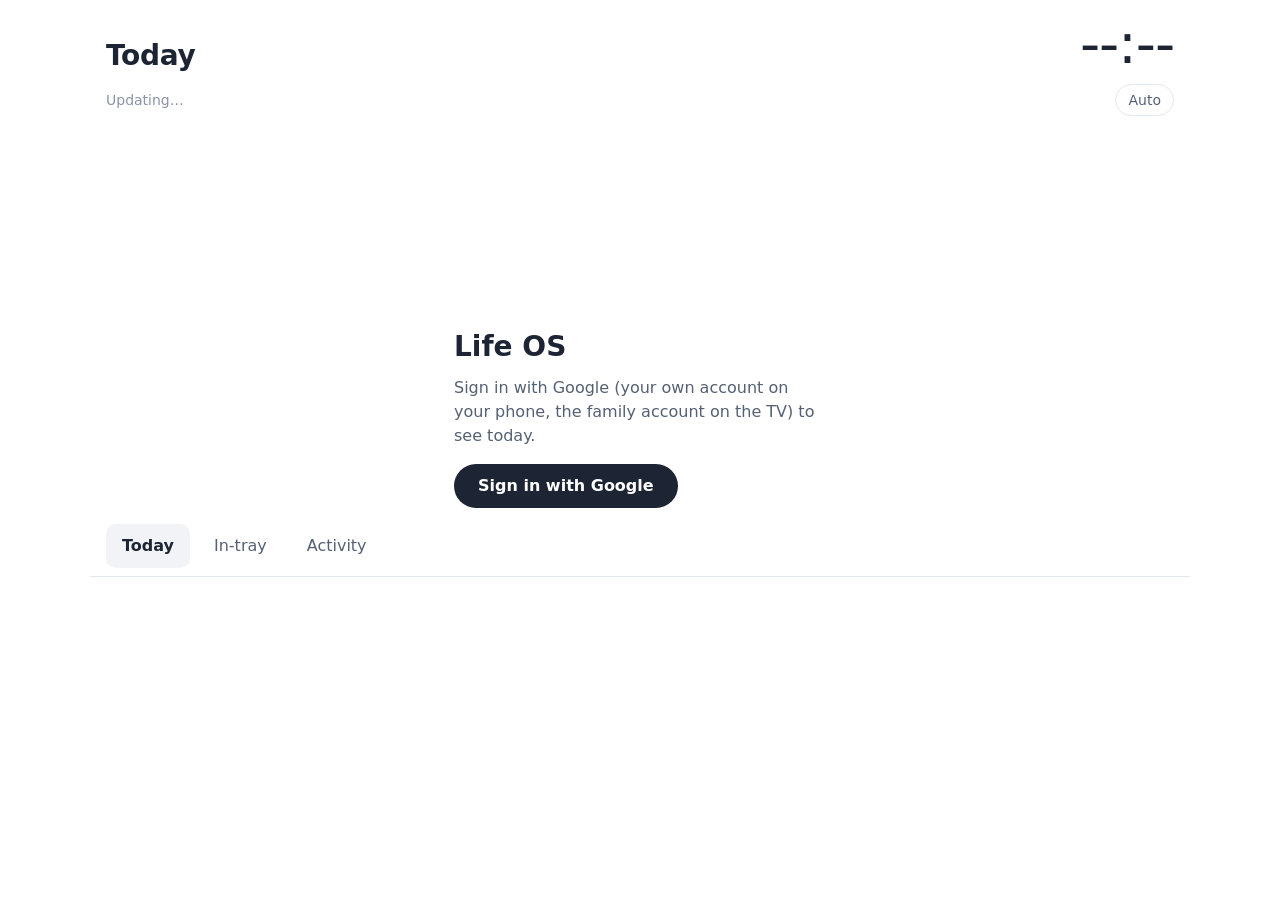
<file: index.html>
<!doctype html>
<html lang="en-GB">
<head>
  <meta charset="utf-8">
  <meta name="viewport" content="width=device-width, initial-scale=1, viewport-fit=cover">
  <meta name="theme-color" content="#ffffff">
  <title>Life OS · Today</title>
  <link rel="icon" href="icons/icon-192.png" type="image/png">
  <link rel="apple-touch-icon" href="icons/apple-180.png">
  <link rel="manifest" href="manifest.webmanifest">
  <link rel="stylesheet" href="styles.css">
  <script src="theme.js"></script>
</head>
<body>
  <header class="top">
    <h1 id="date">Today</h1>
    <div class="clock" id="clock">--:--</div>
    <div class="status"><span id="status">Loading…</span><button id="signout" hidden>Sign out</button></div>
  </header>

  <div class="view-switch" id="view-switch" hidden role="group" aria-label="View"><button data-view="me">Me</button><button data-view="family">Family</button></div>
  <nav class="day-strip" id="day-strip" aria-label="Days"></nav>

  <section class="now-banner" id="now-banner" hidden></section>

  <section class="gate" id="gate" hidden>
    <h2>Life OS</h2>
    <p id="gate-message">Sign in with Google (your own account on your phone, the family account on the TV) to see today.</p>
    <button id="signin">Sign in with Google</button>
  </section>

  <main class="board" id="board"></main>

  <nav class="bottom-nav" aria-label="Life OS"><a class="active" href="index.html" aria-current="page">Today</a><a href="intray.html">In-tray</a><a href="activity.html">Activity</a></nav>

  <script src="config.js"></script>
  <script src="data/calendar.js"></script>
  <script src="app.js"></script>
</body>
</html>
</file>
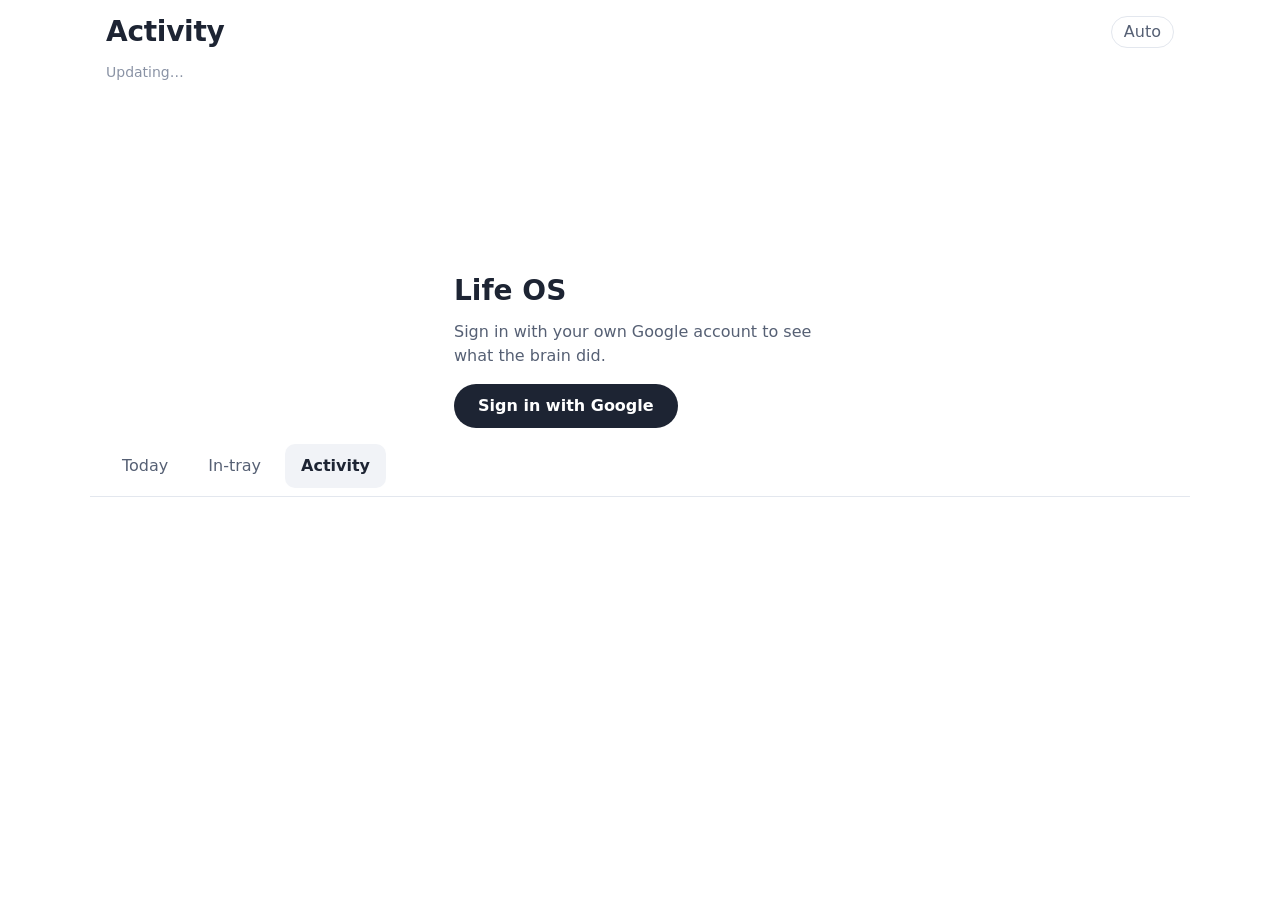
<file: activity.html>
<!doctype html>
<html lang="en-GB">
<head>
  <meta charset="utf-8">
  <meta name="viewport" content="width=device-width, initial-scale=1, viewport-fit=cover">
  <meta name="theme-color" content="#ffffff">
  <title>Life OS · Activity</title>
  <link rel="icon" href="icons/icon-192.png" type="image/png">
  <link rel="apple-touch-icon" href="icons/apple-180.png">
  <link rel="manifest" href="manifest.webmanifest">
  <link rel="stylesheet" href="styles.css">
  <script src="theme.js"></script>
</head>
<body>
  <header class="top">
    <h1>Activity</h1>
    <div class="status"><span id="status">Loading…</span><span id="mode"></span></div>
  </header>

  <section class="gate" id="gate" hidden>
    <h2>Life OS</h2>
    <p id="gate-message">Sign in with your own Google account to see what the brain did.</p>
    <button id="signin">Sign in with Google</button>
  </section>

  <main id="main">
    <div class="stack" id="list" aria-live="polite"></div>
    <p class="hint">Undo puts things back exactly as they were.</p>
  </main>

  <nav class="bottom-nav" aria-label="Life OS"><a href="index.html">Today</a><a href="intray.html">In-tray</a><a class="active" href="activity.html" aria-current="page">Activity</a></nav>

  <script src="config.js"></script>
  <script src="data/calendar.js"></script>
  <script src="data/activity.js"></script>
  <script src="activity.js"></script>
</body>
</html>
</file>
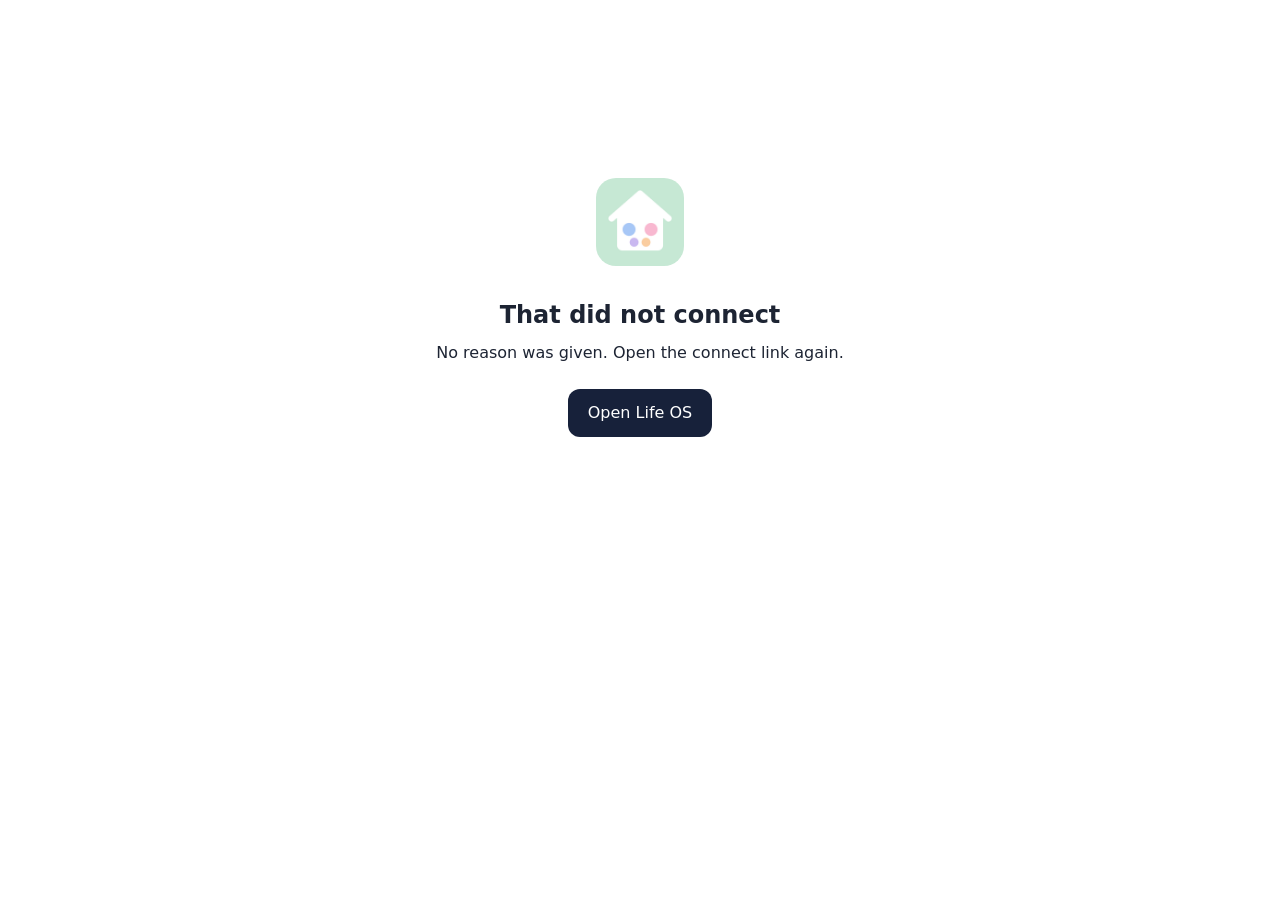
<file: connected.html>
<!doctype html>
<html lang="en-GB">
<head>
<meta charset="utf-8">
<meta name="viewport" content="width=device-width, initial-scale=1">
<title>Life OS</title>
<link rel="icon" href="icons/icon-192.png">
<link rel="stylesheet" href="styles.css">
<style>main{max-width:30em;margin:18vh auto 0;padding:0 24px;text-align:center}main img{width:88px;height:88px;border-radius:20px}h1{font-size:1.5rem;margin:24px 0 8px}p{margin:0 0 24px;line-height:1.5}a.go{display:inline-block;padding:12px 20px;border-radius:12px;background:#17213A;color:#fff;text-decoration:none}</style>
</head>
<body>
<main>
  <img src="icons/icon-192.png" alt="">
  <h1 id="h">One moment</h1>
  <p id="p"></p>
  <a class="go" href="./">Open Life OS</a>
</main>
<script>
(function () {
  var q = new URLSearchParams(location.hash.slice(1)), h = document.getElementById("h"), p = document.getElementById("p");
  if (q.get("outlook")) {
    h.textContent = "Outlook connected";
    p.textContent = q.get("outlook") + " will now be checked every few minutes. Anything that needs doing lands in the in-tray of " + q.get("owner") + ". Life OS only reads; it never sends, moves or deletes email.";
  } else {
    h.textContent = "That did not connect";
    p.textContent = q.get("error") || "No reason was given. Open the connect link again.";
  }
  history.replaceState(null, "", location.pathname);
})();
</script>
</body>
</html>
</file>
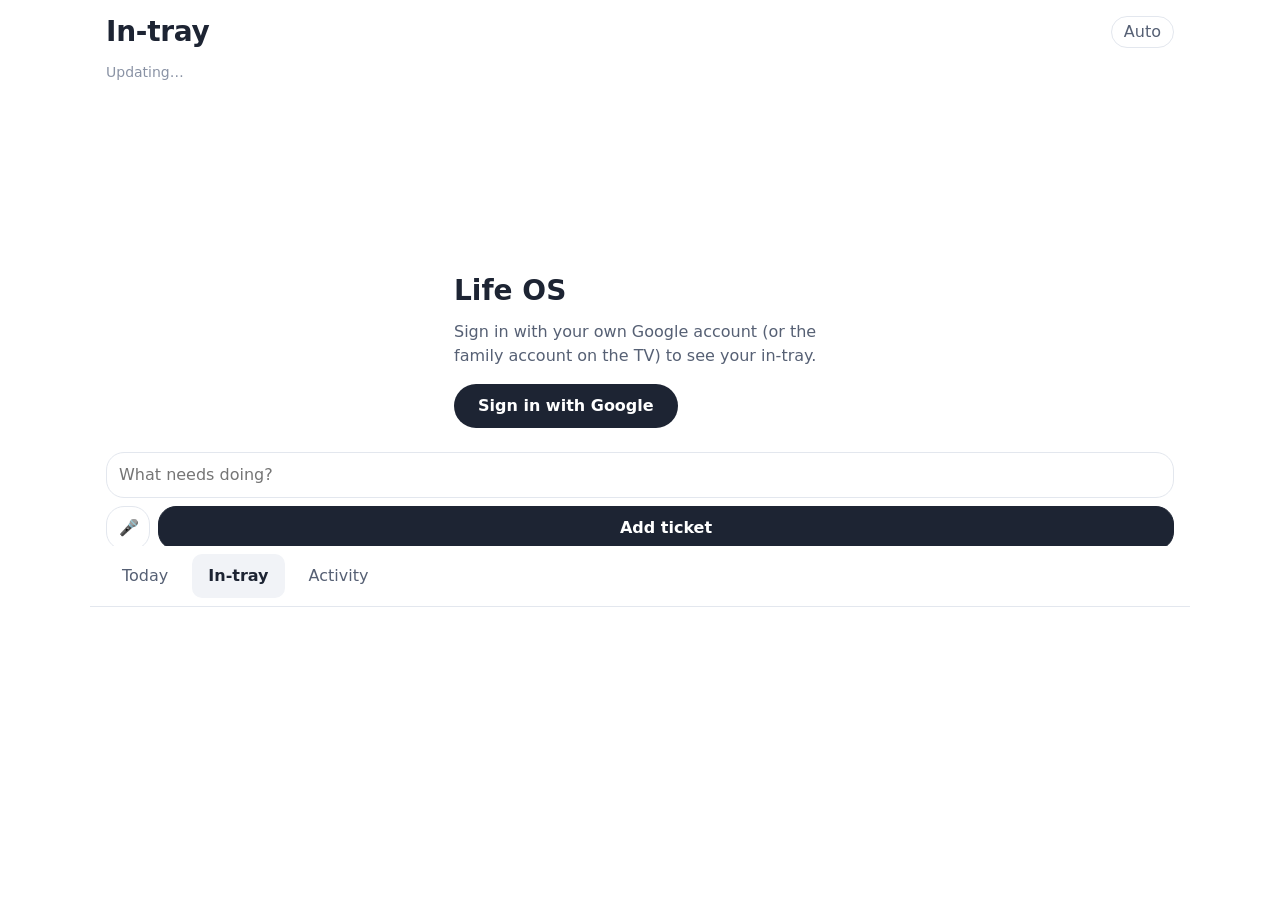
<file: intray.html>
<!doctype html>
<html lang="en-GB">
<head>
  <meta charset="utf-8">
  <meta name="viewport" content="width=device-width, initial-scale=1, viewport-fit=cover">
  <meta name="theme-color" content="#ffffff">
  <title>Life OS · In-tray</title>
  <link rel="icon" href="icons/icon-192.png" type="image/png">
  <link rel="apple-touch-icon" href="icons/apple-180.png">
  <link rel="manifest" href="manifest.webmanifest">
  <link rel="stylesheet" href="styles.css">
  <script src="theme.js"></script>
</head>
<body>
  <header class="top">
    <h1 id="heading">In-tray</h1>
    <div class="status"><span id="status">Loading…</span><span id="count"></span></div>
  </header>

  <section class="gate" id="gate" hidden>
    <h2>Life OS</h2>
    <p id="gate-message">Sign in with your own Google account (or the family account on the TV) to see your in-tray.</p>
    <button id="signin">Sign in with Google</button>
  </section>

  <main id="main">
    <div class="stack" id="list" aria-live="polite"></div>
    <details class="hint"><summary>How to add a ticket</summary><p>Say or type the task, then any of: a priority (urgent, high, medium, low), an area (home, money, health, family, career, growth, fun), a time (30 min, 2 hours), or "blocked: reason". "Remind me to…" on any Google device lands here too. Ticking a ticket marks it done; nothing is deleted.</p></details>
  </main>

  <form class="add" id="add-form">
    <label for="add-input" class="sr-only">New ticket</label>
    <textarea id="add-input" rows="1" placeholder="What needs doing?" autocomplete="off" enterkeyhint="done"></textarea>
    <button type="button" id="mic" aria-label="Say it instead">🎤</button>
    <button type="submit" class="go">Add ticket</button>
  </form>
  <div class="preview" id="preview" aria-live="polite"></div>
  <nav class="bottom-nav" aria-label="Life OS"><a href="index.html">Today</a><a class="active" href="intray.html" aria-current="page">In-tray</a><a href="activity.html">Activity</a></nav>

  <script src="config.js"></script>
  <script src="data/calendar.js"></script>
  <script src="data/tasks.js"></script>
  <script src="intray.js"></script>
</body>
</html>
</file>
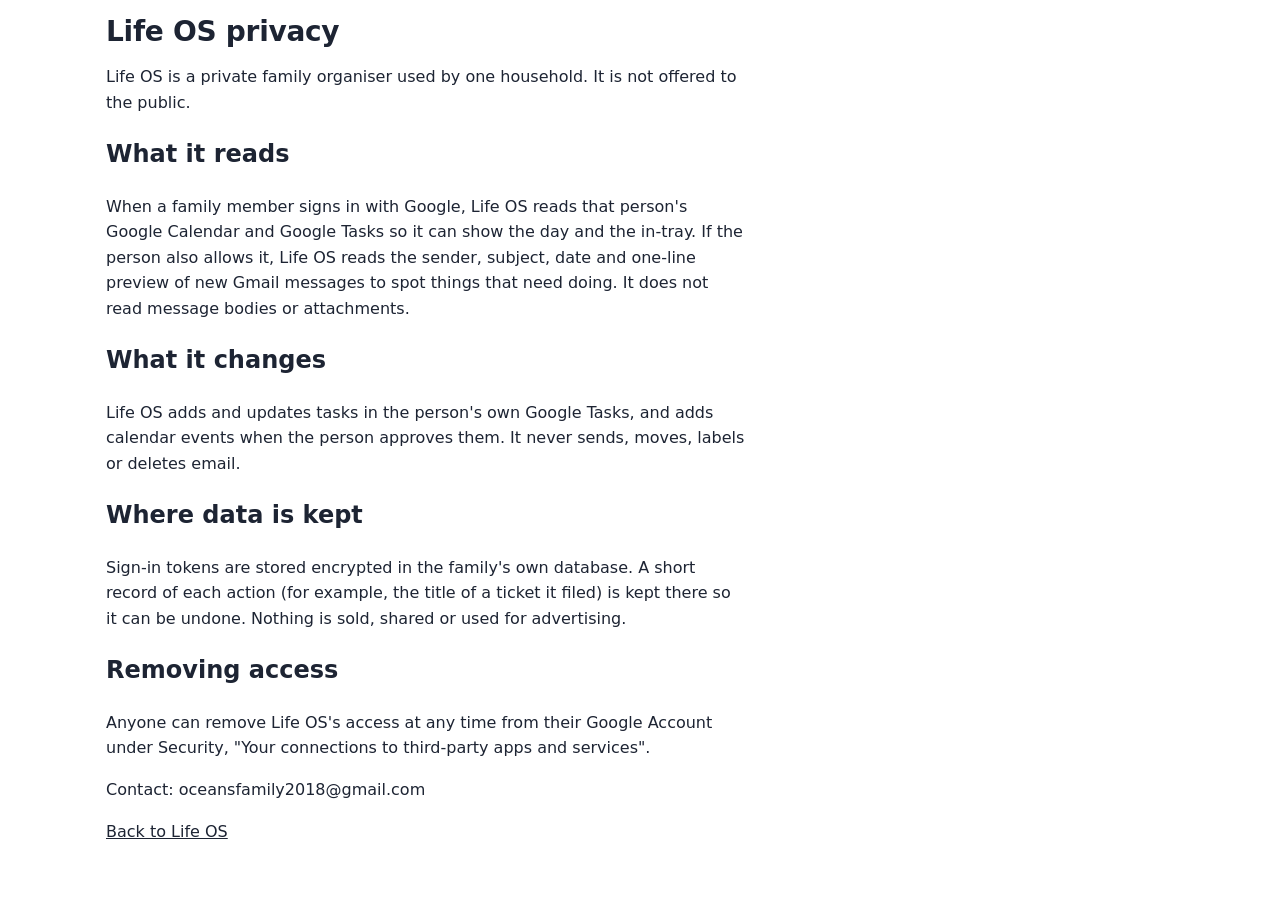
<file: privacy.html>
<!doctype html>
<html lang="en-GB">
<head>
<meta charset="utf-8">
<meta name="viewport" content="width=device-width, initial-scale=1">
<title>Life OS · Privacy</title>
  <link rel="icon" href="icons/icon-192.png" type="image/png">
  <link rel="apple-touch-icon" href="icons/apple-180.png">
<link rel="stylesheet" href="styles.css">
</head>
<body>
<header class="top"><h1>Life OS privacy</h1></header>
<main style="max-width: 640px; line-height: 1.6;">
<p>Life OS is a private family organiser used by one household. It is not offered to the public.</p>
<h2>What it reads</h2>
<p>When a family member signs in with Google, Life OS reads that person's Google Calendar and Google Tasks so it can show the day and the in-tray. If the person also allows it, Life OS reads the sender, subject, date and one-line preview of new Gmail messages to spot things that need doing. It does not read message bodies or attachments.</p>
<h2>What it changes</h2>
<p>Life OS adds and updates tasks in the person's own Google Tasks, and adds calendar events when the person approves them. It never sends, moves, labels or deletes email.</p>
<h2>Where data is kept</h2>
<p>Sign-in tokens are stored encrypted in the family's own database. A short record of each action (for example, the title of a ticket it filed) is kept there so it can be undone. Nothing is sold, shared or used for advertising.</p>
<h2>Removing access</h2>
<p>Anyone can remove Life OS's access at any time from their Google Account under Security, "Your connections to third-party apps and services".</p>
<p>Contact: oceansfamily2018@gmail.com</p>
<p><a href="./">Back to Life OS</a></p>
</main>
</body>
</html>
</file>
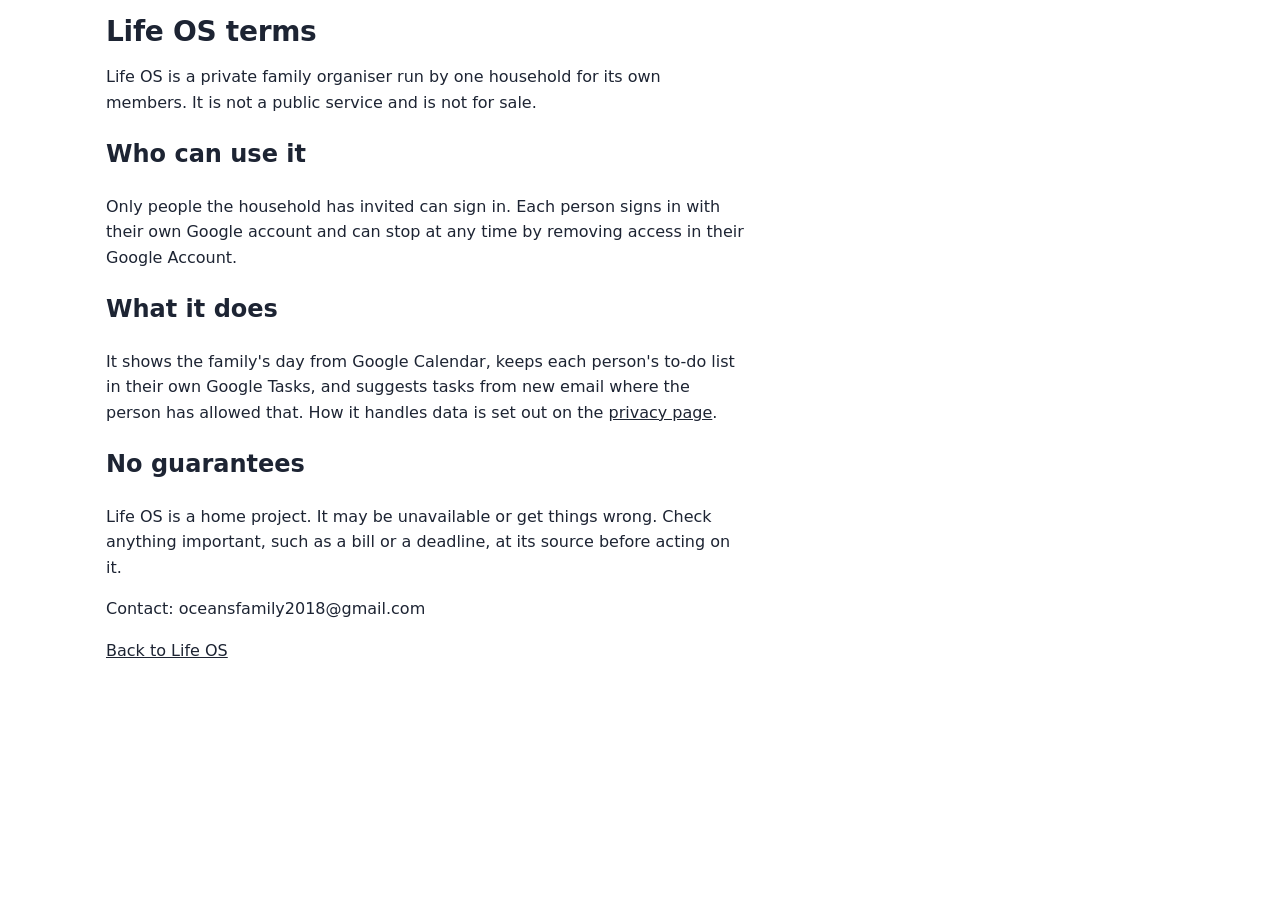
<file: terms.html>
<!doctype html>
<html lang="en-GB">
<head>
<meta charset="utf-8">
<meta name="viewport" content="width=device-width, initial-scale=1">
<title>Life OS · Terms</title>
  <link rel="icon" href="icons/icon-192.png" type="image/png">
  <link rel="apple-touch-icon" href="icons/apple-180.png">
<link rel="stylesheet" href="styles.css">
</head>
<body>
<header class="top"><h1>Life OS terms</h1></header>
<main style="max-width: 640px; line-height: 1.6;">
<p>Life OS is a private family organiser run by one household for its own members. It is not a public service and is not for sale.</p>
<h2>Who can use it</h2>
<p>Only people the household has invited can sign in. Each person signs in with their own Google account and can stop at any time by removing access in their Google Account.</p>
<h2>What it does</h2>
<p>It shows the family's day from Google Calendar, keeps each person's to-do list in their own Google Tasks, and suggests tasks from new email where the person has allowed that. How it handles data is set out on the <a href="privacy.html">privacy page</a>.</p>
<h2>No guarantees</h2>
<p>Life OS is a home project. It may be unavailable or get things wrong. Check anything important, such as a bill or a deadline, at its source before acting on it.</p>
<p>Contact: oceansfamily2018@gmail.com</p>
<p><a href="./">Back to Life OS</a></p>
</main>
</body>
</html>
</file>
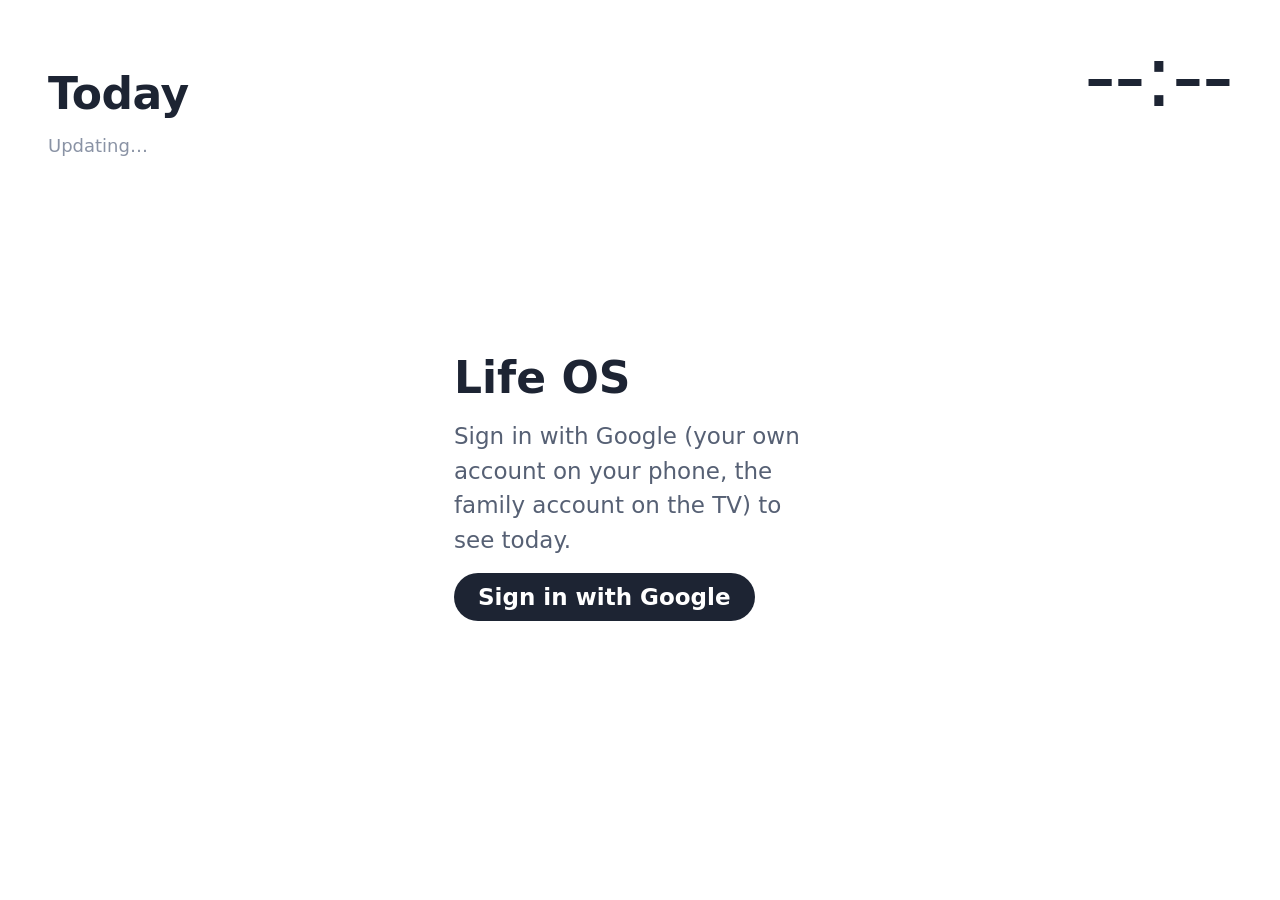
<file: tv.html>
<!doctype html>
<html lang="en-GB">
<head>
  <meta charset="utf-8">
  <meta name="viewport" content="width=device-width, initial-scale=1">
  <meta name="theme-color" content="#ffffff">
  <title>Life OS · TV</title>
  <link rel="icon" href="icons/icon-192.png" type="image/png">
  <link rel="apple-touch-icon" href="icons/apple-180.png">
  <link rel="stylesheet" href="styles.css">
  <script src="theme.js"></script>
</head>
<body class="tv">
  <header class="top">
    <h1 id="date">Today</h1>
    <div class="clock" id="clock">--:--</div>
    <div class="status"><span id="status">Loading…</span><button id="signout" hidden>Sign out</button></div>
  </header>
  <nav class="day-strip" id="day-strip" hidden></nav>
  <section class="now-banner" id="now-banner" hidden></section>
  <section class="gate" id="gate" hidden>
    <h2>Life OS</h2>
    <p id="gate-message">Sign in with Google (your own account on your phone, the family account on the TV) to see today.</p>
    <button id="signin">Sign in with Google</button>
  </section>
  <main class="board" id="board"></main>
  <script src="config.js"></script>
  <script src="data/calendar.js"></script>
  <script src="app.js"></script>
</body>
</html>
</file>
<file: styles.css>
/* Life OS · UI pass 1 (26 Nov 2026), against claude/world-class-product-design.md
   One type scale, 8px grid, light + dark, person colours, amber = time. */

:root {
  --space-1: 4px; --space-2: 8px; --space-3: 12px; --space-4: 16px;
  --space-5: 24px; --space-6: 32px; --space-7: 48px;
  --radius: 18px; --radius-sm: 10px; --radius-pill: 999px;
  --tap: 44px;
  --fs-caption: 14px; --fs-body: 16px; --fs-h3: 18px; --fs-h1: 28px;
  --fs-clock: clamp(40px, 10vw, 56px);

  /* person colours (strong, for edges) and their pastel tints (card backgrounds) */
  --dad: #5B8DEF; --mum: #EF7FA8; --kini: #9B7BE8; --pooks: #F2A154; --family: #4DBD86;
  --time: #FFD466; --time-ink: #3A2B00;
  --ok: #2FA86E; --warn: #C97A00; --err: #D64545; --focus: #3E7BFA;

  color-scheme: light;
  --bg: #FFFFFF; --surface: #FFFFFF; --surface-2: #F1F3F7; --ink: #1D2433; --ink-2: #566074; --ink-3: #8A93A5; --line: #E3E7EE;
  --t-urgent: #FFE4E1; --t-high: #FFF2CC; --t-dad: #E3EEFF; --t-mum: #FFE6EF; --t-kini: #EEE7FF; --t-pooks: #FFEEDB; --t-family: #E2F6EA; --clock: #1D2433;
}
@media (prefers-color-scheme: dark) {
  :root:not([data-theme="light"]) { color-scheme: dark; --bg: #151922; --surface: #1E2430; --surface-2: #2A3140; --ink: #F1F3F7; --ink-2: #B3BBC9; --ink-3: #7F899B; --line: #343C4C;
    --t-urgent: #4A2424; --t-high: #453A16; --t-dad: #22324F; --t-mum: #4A2536; --t-kini: #33294F; --t-pooks: #4A3520; --t-family: #1F3D2E; --clock: #F6C04A; }
}
:root[data-theme="dark"] { color-scheme: dark; --bg: #151922; --surface: #1E2430; --surface-2: #2A3140; --ink: #F1F3F7; --ink-2: #B3BBC9; --ink-3: #7F899B; --line: #343C4C;
    --t-urgent: #4A2424; --t-high: #453A16; --t-dad: #22324F; --t-mum: #4A2536; --t-kini: #33294F; --t-pooks: #4A3520; --t-family: #1F3D2E; --clock: #F6C04A; }

* { box-sizing: border-box; }
[hidden] { display: none !important; }
.sr-only { position: absolute; width: 1px; height: 1px; overflow: hidden; clip: rect(0 0 0 0); white-space: nowrap; }
html { -webkit-text-size-adjust: 100%; }
body {
  margin: 0; background: var(--bg); color: var(--ink);
  font: var(--fs-body)/1.5 ui-rounded, "SF Pro Rounded", system-ui, -apple-system, "Segoe UI", Roboto, "Helvetica Neue", sans-serif;
  font-variant-numeric: tabular-nums;
  padding: var(--space-4) var(--space-4) calc(var(--space-7) + var(--space-6) + env(safe-area-inset-bottom));
  max-width: 1100px; margin-inline: auto;
}
a { color: inherit; }
button, textarea { font: inherit; }
button { cursor: pointer; }
:focus-visible { outline: 3px solid var(--focus); outline-offset: 2px; border-radius: var(--radius-sm); }
@media (prefers-reduced-motion: reduce) { *, *::before, *::after { animation: none !important; transition: none !important; } }

/* Header: date and the clock. The clock is the one loud thing. */
.top { display: grid; grid-template-columns: 1fr auto; align-items: end; gap: var(--space-3); margin-bottom: var(--space-4); }
.top h1 { margin: 0; font-size: var(--fs-h1); font-weight: 650; letter-spacing: -0.01em; line-height: 1.15; }
.top .clock { font-size: var(--fs-clock); font-weight: 300; line-height: 1; color: var(--clock); letter-spacing: -0.02em; }
.top .status { grid-column: 1 / -1; display: flex; justify-content: space-between; align-items: center; gap: var(--space-3); color: var(--ink-3); font-size: var(--fs-caption); min-height: 24px; }
.top .status button { min-height: 32px; background: none; border: 1px solid var(--line); color: var(--ink-2); border-radius: var(--radius-pill); padding: 0 var(--space-3); }
.tabs { display: none; } /* top tabs replaced by the bottom bar */

/* Day strip */
.day-strip { display: flex; gap: var(--space-2); overflow-x: auto; padding-bottom: var(--space-2); margin-bottom: var(--space-3); scrollbar-width: none; }
.day-strip::-webkit-scrollbar { display: none; }
.day-strip button { flex: 0 0 auto; min-height: 36px; background: var(--surface); color: var(--ink-2); border: 1px solid var(--line); border-radius: var(--radius-pill); padding: 0 var(--space-4); }
.day-strip button.active { background: var(--ink); color: var(--bg); border-color: var(--ink); font-weight: 600; }

/* Now / next */
.now-banner { display: grid; gap: var(--space-2); background: var(--surface-2); border-left: 4px solid var(--time); border-radius: var(--radius); padding: var(--space-4); margin-bottom: var(--space-4); }
.now-banner .label { display: block; font-size: var(--fs-caption); color: var(--ink-3); margin-bottom: 2px; }
.now-banner .now { font-size: var(--fs-h3); font-weight: 600; }
.now-banner .next { color: var(--ink-2); }
.now-banner .when { color: var(--ink-3); }

/* Person cards: pastel, tap to open on the phone */
.board { display: grid; grid-template-columns: repeat(auto-fit, minmax(300px, 1fr)); gap: var(--space-3); align-items: start; }
.card { background: var(--t-family); border-radius: var(--radius); padding: 0 var(--space-4); }
.card.person-dad { background: var(--t-dad); } .card.person-mum { background: var(--t-mum); }
.card.person-kini { background: var(--t-kini); } .card.person-pooks { background: var(--t-pooks); }
.card-head { display: grid; grid-template-columns: auto 1fr auto auto; align-items: center; gap: var(--space-3); width: 100%; min-height: 72px; padding: var(--space-3) 0; background: none; border: 0; color: inherit; font: inherit; text-align: left; }
.card-head .name { display: block; font-size: var(--fs-h3); font-weight: 700; line-height: 1.2; }
.card-head .summary { display: block; color: var(--ink-2); font-size: var(--fs-caption); line-height: 1.35; margin-top: 2px; }
.card-head .count { color: var(--ink-2); font-size: var(--fs-caption); white-space: nowrap; }
.chev { width: 10px; height: 10px; border-right: 2px solid var(--ink-2); border-bottom: 2px solid var(--ink-2); transform: rotate(45deg); margin: 0 4px 4px 0; transition: transform 150ms ease-out; }
.card.open .chev { transform: rotate(-135deg); margin: 4px 4px 0 0; }
.card ul { list-style: none; margin: 0; padding: 0 0 var(--space-2); }
.card.open .card-head { border-bottom: 1px solid color-mix(in srgb, var(--ink) 12%, transparent); }
/* Avatars */
.av { display: inline-grid; place-items: center; width: 26px; height: 26px; border-radius: 50%; background: var(--surface); font-size: 15px; line-height: 1; box-shadow: 0 0 0 2px var(--family); }
.av-dad { box-shadow: 0 0 0 2px var(--dad); } .av-mum { box-shadow: 0 0 0 2px var(--mum); } .av-kini { box-shadow: 0 0 0 2px var(--kini); } .av-pooks { box-shadow: 0 0 0 2px var(--pooks); }
.av-lg { width: 44px; height: 44px; font-size: 26px; }
.who { display: inline-flex; gap: 6px; padding-left: var(--space-2); }
/* Event rows: one size, two inks. Past is muted; the current one is bold with a "Now" badge. */
.ev { display: grid; grid-template-columns: 6.25rem 1fr auto; column-gap: var(--space-3); padding: var(--space-3) 0; border-top: 1px solid color-mix(in srgb, var(--ink) 10%, transparent); align-items: baseline; }
.ev:first-child { border-top: 0; }
.ev .time { color: var(--ink-2); font-size: var(--fs-caption); white-space: nowrap; }
.ev .what { display: block; min-width: 0; }
.ev .title { display: block; color: var(--ink); line-height: 1.35; }
.ev .sup { display: block; color: var(--ink-2); font-size: var(--fs-caption); line-height: 1.4; margin-top: 2px; }
.ev.done .title, .ev.done .time, .ev.done .sup { color: var(--ink-3); }
.ev.now .title { font-weight: 650; }
.badge { display: inline-block; font-size: 12px; font-weight: 650; line-height: 1; padding: 3px 7px; border-radius: var(--radius-pill); background: var(--time); color: var(--time-ink); vertical-align: 2px; margin-left: 4px; }
.empty { color: var(--ink-3); padding: var(--space-2) 0; }

/* Sign-in gate */
.gate { max-width: 420px; margin: 18vh auto 0; text-align: left; background: var(--surface); border-radius: var(--radius); padding: var(--space-5); }
.gate h2 { margin: 0 0 var(--space-2); font-size: var(--fs-h1); }
.gate p { color: var(--ink-2); margin: 0 0 var(--space-4); }
.gate button, .btn-primary { min-height: var(--tap); background: var(--time); color: var(--time-ink); border: 0; border-radius: var(--radius-pill); padding: 0 var(--space-5); font-weight: 650; }

/* Bottom bar: navigation in the thumb zone */
.bottom-nav {
  position: fixed; left: 0; right: 0; bottom: 0; z-index: 10;
  display: grid; grid-template-columns: 1fr 1fr 1fr; gap: var(--space-2);
  padding: var(--space-2) var(--space-4) calc(var(--space-2) + env(safe-area-inset-bottom));
  background: var(--surface); border-top: 1px solid var(--line);
}
.bottom-nav a { display: flex; align-items: center; justify-content: center; min-height: var(--tap); text-decoration: none; color: var(--ink-2); border-radius: var(--radius-sm); font-weight: 500; }
.bottom-nav a.active { color: var(--ink); background: var(--surface-2); font-weight: 650; }
@media (min-width: 768px) {
  .bottom-nav { position: sticky; top: 0; bottom: auto; grid-template-columns: auto auto auto; justify-content: start; border-top: 0; border-bottom: 1px solid var(--line); margin: calc(-1 * var(--space-4)) calc(-1 * var(--space-4)) var(--space-4); padding: var(--space-2) var(--space-4); background: var(--bg); }
  .bottom-nav a { padding: 0 var(--space-4); }
  body { padding-bottom: var(--space-6); }
}

/* In-tray: capture bar pinned above the nav on the phone */
.add {
  position: fixed; left: 0; right: 0; bottom: calc(var(--tap) + var(--space-4) + env(safe-area-inset-bottom)); z-index: 9;
  display: grid; grid-template-columns: 1fr var(--tap) auto; gap: var(--space-2); align-items: end;
  padding: var(--space-2) var(--space-4); background: var(--bg); border-top: 1px solid var(--line);
}
.add textarea { resize: none; min-height: var(--tap); max-height: 30vh; background: var(--surface); color: var(--ink); border: 1px solid var(--line); border-radius: var(--radius); padding: 10px var(--space-3); }
.add textarea:focus { border-color: var(--focus); }
.add button { min-height: var(--tap); min-width: var(--tap); border: 1px solid var(--line); background: var(--surface); color: var(--ink); border-radius: var(--radius); padding: 0 var(--space-3); }
.add button.go { background: var(--time); color: var(--time-ink); border-color: var(--time); font-weight: 650; padding: 0 var(--space-4); }
.add button.listening { background: var(--err); border-color: var(--err); color: #fff; animation: pulse 1s infinite; }
@keyframes pulse { 50% { opacity: 0.6; } }
.preview { position: fixed; left: var(--space-4); right: var(--space-4); bottom: calc(var(--tap) * 2 + var(--space-5) + var(--space-2) + env(safe-area-inset-bottom)); z-index: 9; color: var(--ink-2); font-size: var(--fs-caption); background: var(--surface-2); border-radius: var(--radius-sm); padding: var(--space-1) var(--space-3); }
.preview:empty { display: none; }
@media (min-width: 768px) {
  .add { position: static; border: 0; padding: 0; margin-bottom: var(--space-3); }
  .preview { position: static; margin-bottom: var(--space-3); }
}

.tickets { list-style: none; margin: 0; padding: 0; display: grid; gap: var(--space-2); }
.ticket { display: grid; grid-template-columns: var(--tap) 1fr; gap: var(--space-3); align-items: start; background: var(--surface); border-left: 4px solid var(--line); border-radius: var(--radius); padding: var(--space-3) var(--space-3) var(--space-3) var(--space-2); }
.ticket.p-urgent { border-left-color: var(--err); }
.ticket.p-high { border-left-color: var(--time); }
.ticket.p-medium { border-left-color: var(--dad); }
.ticket.p-low { border-left-color: var(--ink-3); }
.ticket.gone { opacity: 0.3; }
.ticket .done { width: var(--tap); height: var(--tap); border-radius: 50%; border: 2px solid var(--line); background: transparent; color: transparent; }
.ticket .done:hover, .ticket .done:focus-visible { border-color: var(--ok); color: var(--ok); }
.ticket .title { font-weight: 550; line-height: 1.35; padding-top: 10px; }
.ticket .meta { display: flex; flex-wrap: wrap; gap: var(--space-1) var(--space-2); margin-top: var(--space-1); font-size: var(--fs-caption); color: var(--ink-2); }
.pill { padding: 1px var(--space-2); border-radius: var(--radius-pill); background: var(--surface-2); }
.pill.pr { color: var(--ink); font-weight: 600; text-transform: capitalize; }
.pill.pr.unset { font-weight: 400; color: var(--ink-3); }
.pill.big { color: var(--warn); }
.pill.blocked { color: var(--err); }
.hint { color: var(--ink-3); font-size: var(--fs-caption); margin-top: var(--space-5); }

/* Empty and cleared states */
.state { background: var(--surface); border-radius: var(--radius); padding: var(--space-5); }
.state h3 { margin: 0 0 var(--space-1); font-size: var(--fs-h3); }
.state p { margin: 0; color: var(--ink-2); }

/* TV: same system, bigger, five columns, no chrome, no scrolling */
body.tv { max-width: none; padding: var(--space-6) var(--space-7); overflow: hidden; --fs-body: 23px; --fs-caption: 18px; --fs-h3: 28px; --fs-h1: 44px; --fs-clock: 88px; --tap: 48px; }
body.tv .day-strip, body.tv .bottom-nav, body.tv .top .status button { display: none; }
body.tv .board { grid-template-columns: repeat(5, 1fr); align-items: start; gap: var(--space-4); }
body.tv .card { padding: var(--space-5); }
body.tv .ev { grid-template-columns: 1fr; row-gap: 2px; padding: var(--space-2) 0; }
body.tv .ev.done { display: none; } /* the TV shows what is left of the day */
body.tv .now-banner { grid-template-columns: 1fr 1fr; padding: var(--space-3) var(--space-5); }
body.tv .badge { font-size: 16px; }
@media (max-width: 1400px) { body.tv .board { grid-template-columns: repeat(3, 1fr); } }

/* Me / Family switch */
.view-switch { display: inline-flex; background: var(--surface); border: 1px solid var(--line); border-radius: var(--radius-pill); padding: 3px; margin-bottom: var(--space-3); }
.view-switch button { min-height: 36px; min-width: 88px; border: 0; background: transparent; color: var(--ink-2); border-radius: var(--radius-pill); padding: 0 var(--space-4); font-weight: 500; }
.view-switch button.active { background: var(--ink); color: var(--bg); font-weight: 650; }

.theme-toggle { margin-left: var(--space-2); }
.top .status { flex-wrap: wrap; }
body.tv .ev { grid-template-columns: 1fr auto; }
body.tv .ev .time { grid-column: 1 / -1; }
body.tv .card-head { min-height: 0; }
body.tv .card-head .summary { display: none; }

/* Shared list pattern for In-tray and Activity (same row rhythm as Today) */
.stack { display: grid; gap: var(--space-3); }
.top > .theme-toggle { grid-column: 2; grid-row: 1; justify-self: end; align-self: center; min-height: 32px; background: none; border: 1px solid var(--line); color: var(--ink-2); border-radius: var(--radius-pill); padding: 0 var(--space-3); margin: 0; }
.card.tone-urgent { background: var(--t-urgent); } .card.tone-high { background: var(--t-high); }
.card.tone-medium { background: var(--t-dad); } .card.tone-low, .card.tone-sort { background: var(--surface-2); }
.card[class*="tone-"] .card-head { min-height: 52px; grid-template-columns: 1fr auto; border-bottom: 1px solid color-mix(in srgb, var(--ink) 12%, transparent); }
.tk { display: grid; grid-template-columns: auto 1fr auto; column-gap: var(--space-3); align-items: start; padding: var(--space-3) 0; border-top: 1px solid color-mix(in srgb, var(--ink) 10%, transparent); }
.tk:first-child { border-top: 0; }
.tk.gone, .tk.done { opacity: 0.45; }
.tk .what { min-width: 0; cursor: default; }
.tk .what[role="button"] { cursor: pointer; }
.tk .title { display: block; line-height: 1.35; }
.tk .sup { display: block; color: var(--ink-2); font-size: var(--fs-caption); line-height: 1.4; margin-top: 2px; }
.tk .sup.blocked { color: var(--err); }
.tk .sup.notes { margin-top: var(--space-2); white-space: normal; overflow-wrap: anywhere; }
.tk .sup a { color: var(--ink); font-weight: 600; }
.tk .done { width: 28px; height: 28px; margin: 8px; border-radius: 50%; border: 2px solid color-mix(in srgb, var(--ink) 35%, transparent); background: var(--surface); position: relative; }
.tk .done::after { content: ""; position: absolute; inset: -10px; } /* 48px tap area */
.tk .done:hover, .tk .done:focus-visible { border-color: var(--ok); background: color-mix(in srgb, var(--ok) 25%, var(--surface)); }
.tk .chev { margin-top: 10px; }
.chev.up { transform: rotate(-135deg); margin-top: 14px; }
.tk.act { grid-template-columns: auto 1fr; }
.tk.act .av { margin-top: 2px; }
.tk.act .btns { grid-column: 2; display: flex; gap: var(--space-2); margin-top: var(--space-2); }
.tk.act .btns:empty { display: none; }
.tk.act button { min-height: 36px; border-radius: var(--radius-pill); padding: 0 var(--space-4); border: 1px solid color-mix(in srgb, var(--ink) 25%, transparent); background: var(--surface); color: var(--ink); font-weight: 600; }
.tk.act button.approve { background: var(--ink); color: var(--bg); border-color: var(--ink); }
.note { margin: 0; color: var(--ink-2); font-size: var(--fs-caption); }
details.hint summary { cursor: pointer; min-height: var(--tap); display: flex; align-items: center; }
.add button.go { background: var(--ink); color: var(--bg); border-color: var(--ink); }
.gate button, .btn-primary { background: var(--ink); color: var(--bg); }

/* In-tray capture bar: the text box gets its own row; mic and Add ticket sit underneath */
.add { grid-template-columns: var(--tap) 1fr; align-items: stretch; }
.add textarea { grid-column: 1 / -1; width: 100%; }
.add button.go { width: 100%; }
@media (max-width: 767px) {
  body:has(.add) { padding-bottom: calc(var(--tap) * 3 + var(--space-7) + env(safe-area-inset-bottom)); }
  .preview { bottom: calc(var(--tap) * 3 + var(--space-6) + var(--space-2) + env(safe-area-inset-bottom)); }
}

/* In-tray: area filter chips and fold-away priority cards */
.chips { margin: 0 0 var(--space-3); padding: 0; }
.card[class*="tone-"] .card-head.sec-toggle { grid-template-columns: 1fr auto auto; cursor: pointer; }
.card.shut > ul { display: none; }
.card.shut .card-head.sec-toggle { border-bottom: 0; }
.card-head.sec-toggle:focus-visible { outline: 2px solid var(--ink); outline-offset: 2px; border-radius: var(--radius); }
.card.unfolded > .sec-toggle .chev { transform: rotate(-135deg); margin: 4px 4px 0 0; }

/* Three or more faces overlap so the title keeps its room */
.who.many { gap: 0; }
.who.many .av + .av { margin-left: -5px; }

/* Day notes strip: today's helper and what's for dinner */
.info-strip { grid-column: 1 / -1; display: grid; grid-template-columns: 1fr 1fr; gap: var(--space-2); }
.info-strip.one { grid-template-columns: 1fr; }
.info-strip .tile { display: grid; grid-template-columns: auto 1fr; align-items: center; gap: var(--space-3); background: var(--surface-2); border-radius: var(--radius); padding: var(--space-3) var(--space-4); min-width: 0; }
.info-strip .icon { font-size: 24px; line-height: 1; }
.info-strip .txt { display: grid; min-width: 0; }
.info-strip .label { font-size: var(--fs-caption); color: var(--ink-3); }
.info-strip .value { font-weight: 650; line-height: 1.25; overflow-wrap: anywhere; }
body.tv .info-strip .value { font-size: var(--fs-h3); }
body.tv .info-strip .icon { font-size: 36px; }
</file>
